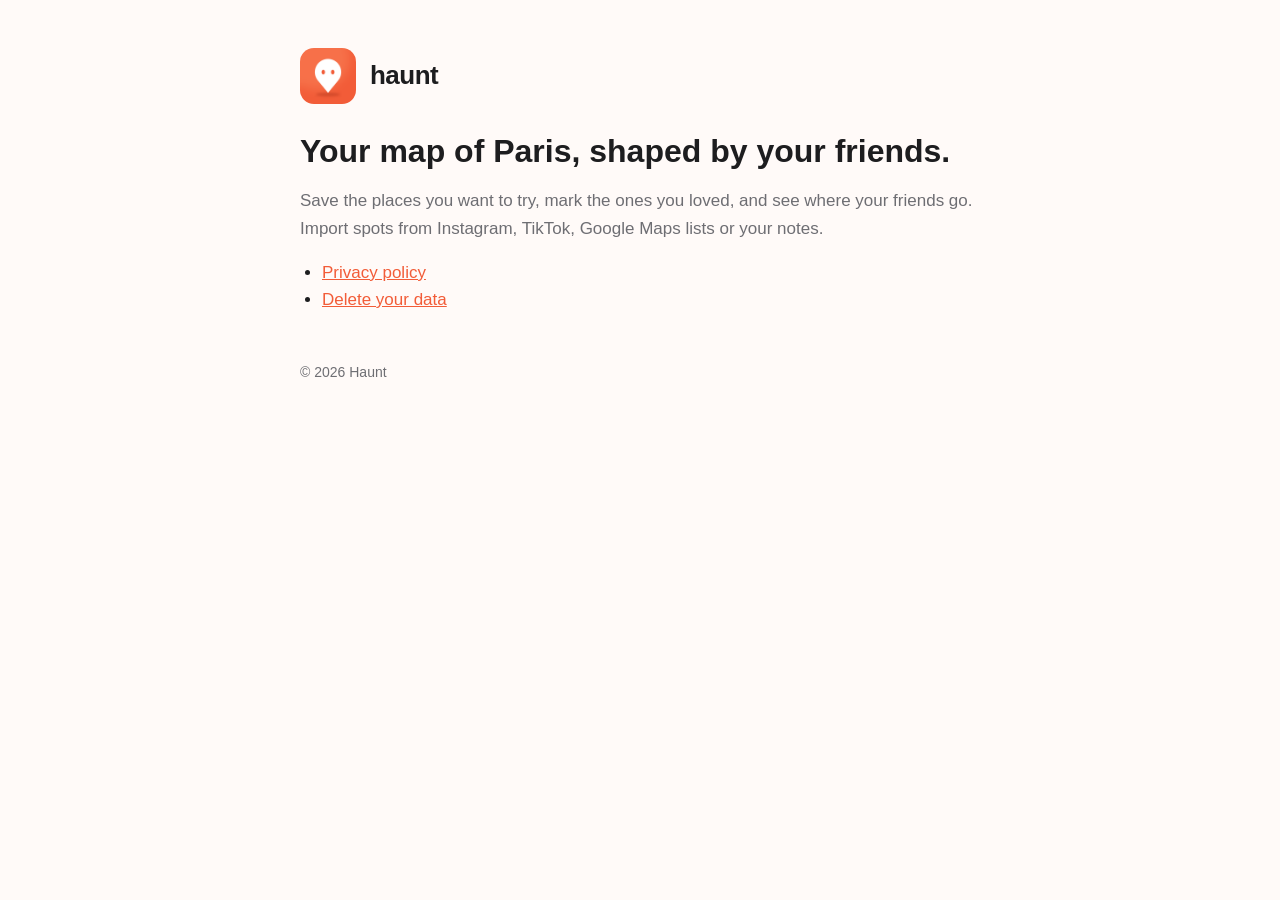
<file: index.html>
<!doctype html>
<html lang="en"><head><meta charset="utf-8"><meta name="viewport" content="width=device-width,initial-scale=1">
<title>Haunt</title><link rel="icon" href="assets/haunt-icon-1024.png"><link rel="stylesheet" href="assets/style.css"></head>
<body><main>
<header><img src="assets/haunt-icon-1024.png" alt=""><a href="./">haunt</a></header>
<h1>Your map of Paris, shaped by your friends.</h1>
<p class="muted">Save the places you want to try, mark the ones you loved, and see where your friends go. Import spots from Instagram, TikTok, Google Maps lists or your notes.</p>
<ul><li><a href="privacy/">Privacy policy</a></li><li><a href="delete-data/">Delete your data</a></li></ul>
<footer>© 2026 Haunt</footer>
</main></body></html>
</file>
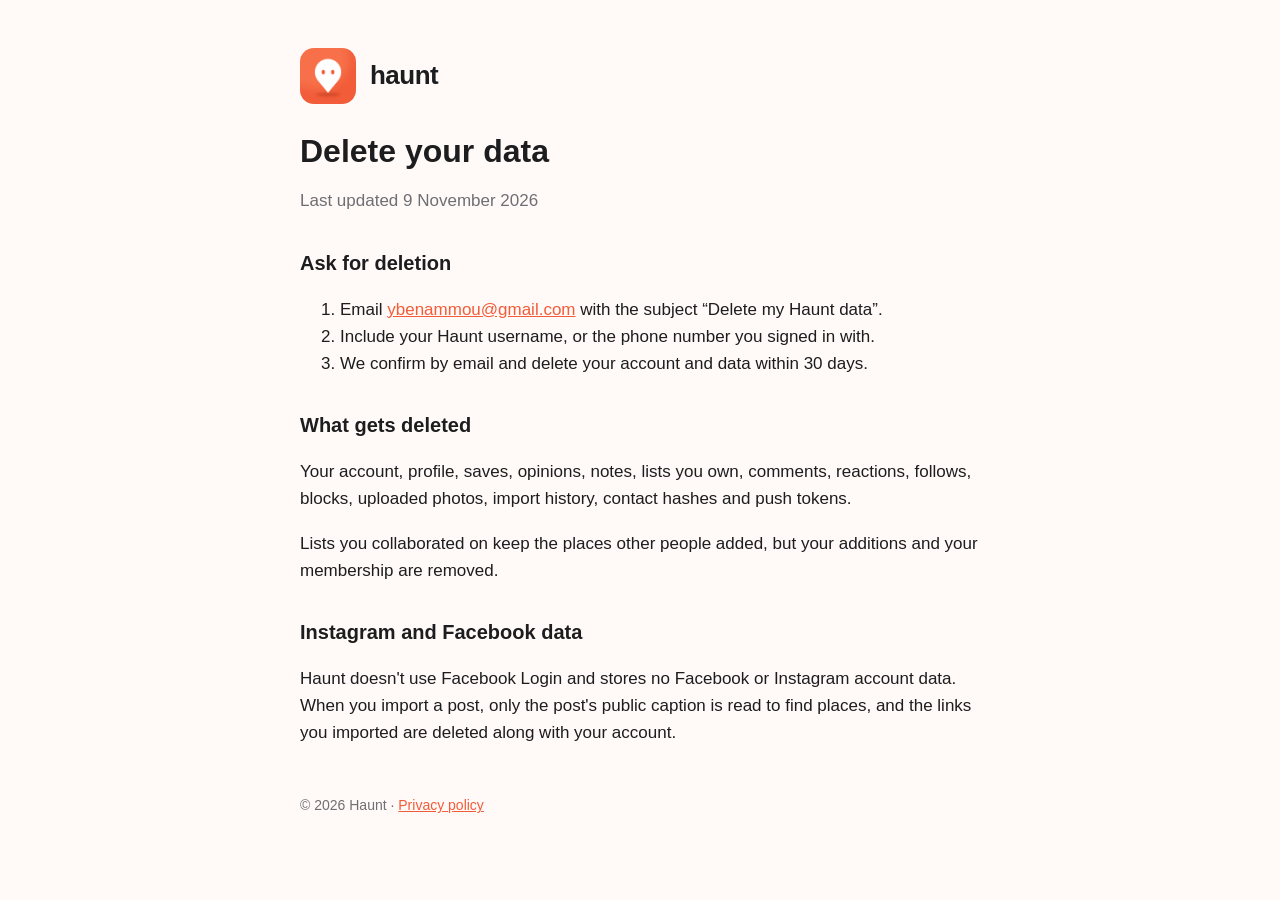
<file: delete-data/index.html>
<!doctype html>
<html lang="en"><head><meta charset="utf-8"><meta name="viewport" content="width=device-width,initial-scale=1">
<title>Delete your data · Haunt</title><link rel="icon" href="../assets/haunt-icon-1024.png"><link rel="stylesheet" href="../assets/style.css"></head>
<body><main>
<header><img src="../assets/haunt-icon-1024.png" alt=""><a href="../">haunt</a></header>
<h1>Delete your data</h1>
<p class="muted">Last updated 9 November 2026</p>

<h2>Ask for deletion</h2>
<ol>
<li>Email <a href="mailto:ybenammou@gmail.com?subject=Delete%20my%20Haunt%20data">ybenammou@gmail.com</a> with the subject “Delete my Haunt data”.</li>
<li>Include your Haunt username, or the phone number you signed in with.</li>
<li>We confirm by email and delete your account and data within 30 days.</li>
</ol>

<h2>What gets deleted</h2>
<p>Your account, profile, saves, opinions, notes, lists you own, comments, reactions, follows, blocks, uploaded photos, import history, contact hashes and push tokens.</p>
<p>Lists you collaborated on keep the places other people added, but your additions and your membership are removed.</p>

<h2>Instagram and Facebook data</h2>
<p>Haunt doesn't use Facebook Login and stores no Facebook or Instagram account data. When you import a post, only the post's public caption is read to find places, and the links you imported are deleted along with your account.</p>
<footer>© 2026 Haunt · <a href="../privacy/">Privacy policy</a></footer>
</main></body></html>
</file>
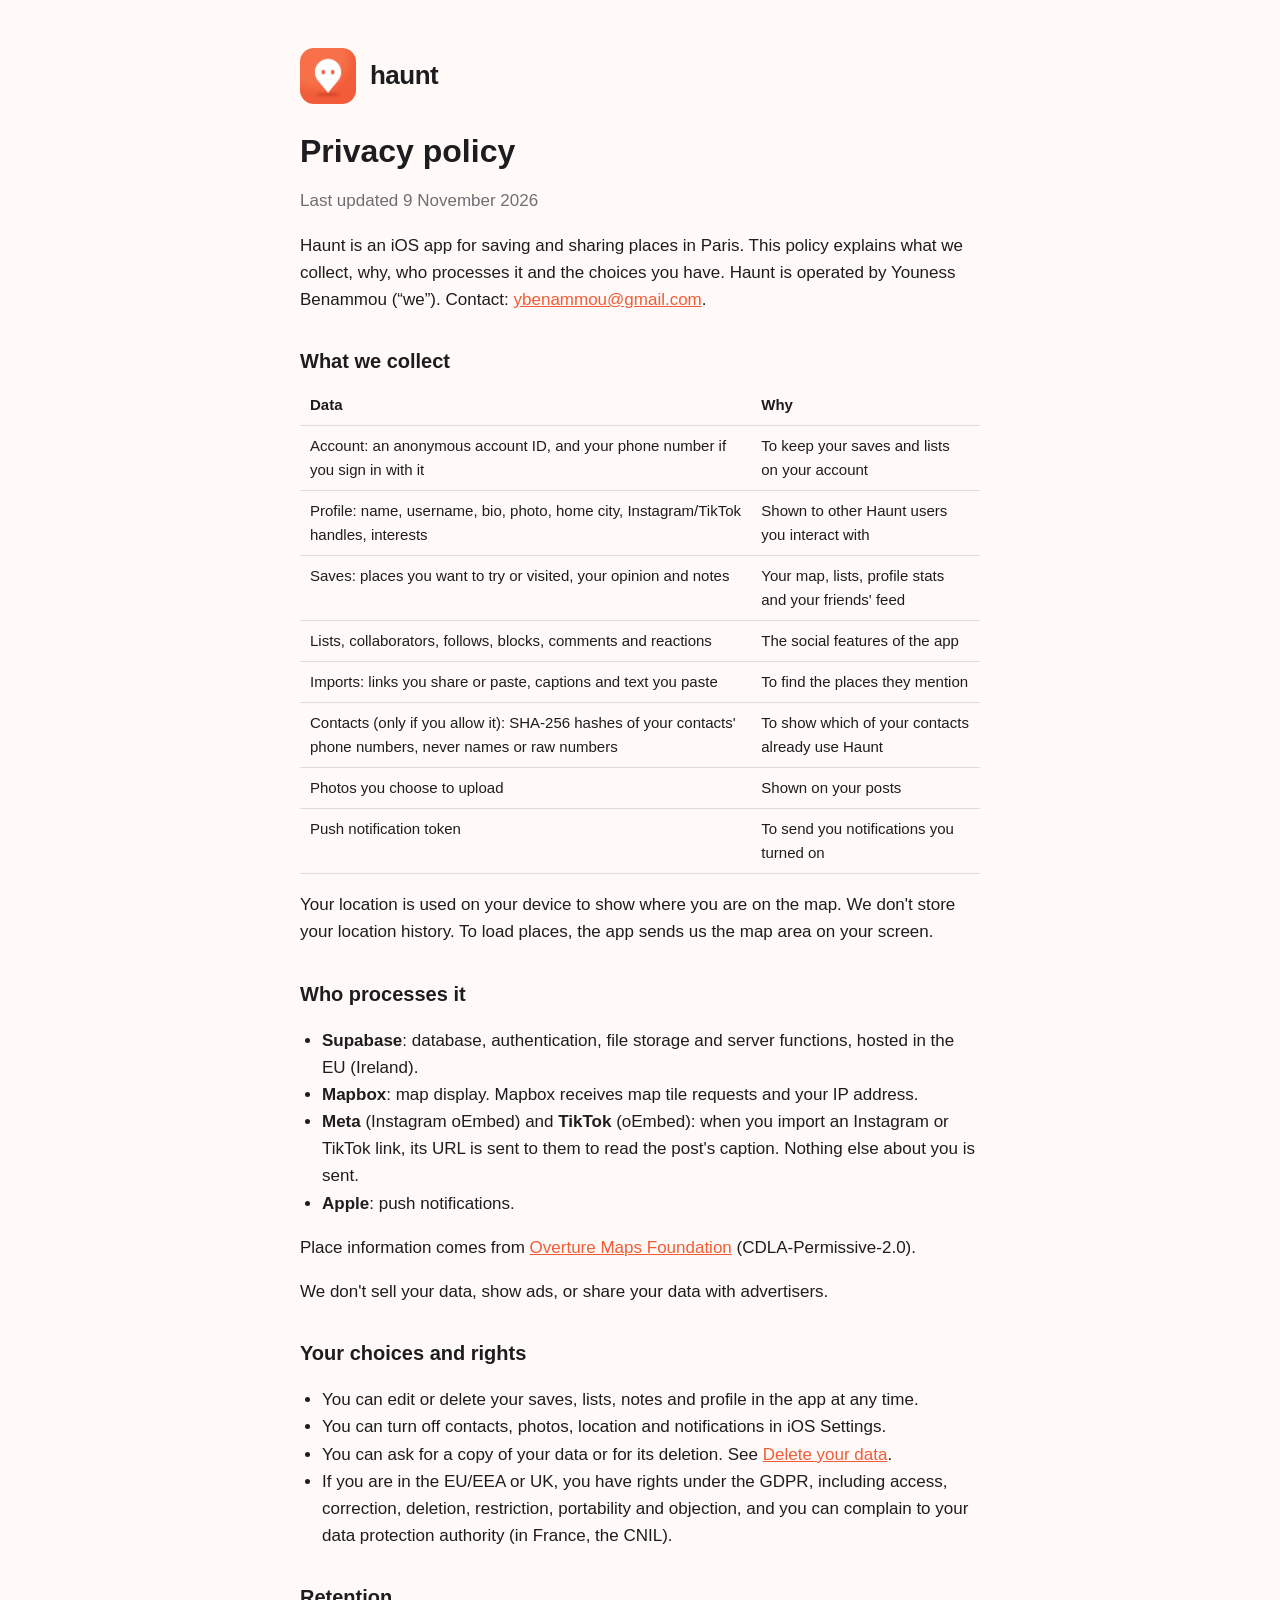
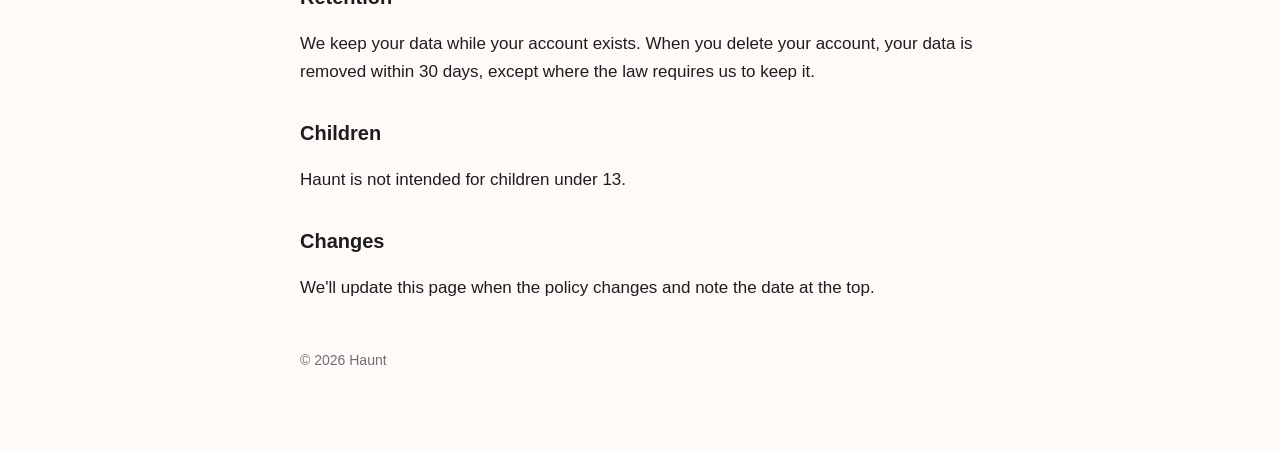
<file: privacy/index.html>
<!doctype html>
<html lang="en"><head><meta charset="utf-8"><meta name="viewport" content="width=device-width,initial-scale=1">
<title>Privacy policy · Haunt</title><link rel="icon" href="../assets/haunt-icon-1024.png"><link rel="stylesheet" href="../assets/style.css"></head>
<body><main>
<header><img src="../assets/haunt-icon-1024.png" alt=""><a href="../">haunt</a></header>
<h1>Privacy policy</h1>
<p class="muted">Last updated 9 November 2026</p>

<p>Haunt is an iOS app for saving and sharing places in Paris. This policy explains what we collect, why, who processes it and the choices you have. Haunt is operated by Youness Benammou (“we”). Contact: <a href="mailto:ybenammou@gmail.com">ybenammou@gmail.com</a>.</p>

<h2>What we collect</h2>
<table>
<tr><th>Data</th><th>Why</th></tr>
<tr><td>Account: an anonymous account ID, and your phone number if you sign in with it</td><td>To keep your saves and lists on your account</td></tr>
<tr><td>Profile: name, username, bio, photo, home city, Instagram/TikTok handles, interests</td><td>Shown to other Haunt users you interact with</td></tr>
<tr><td>Saves: places you want to try or visited, your opinion and notes</td><td>Your map, lists, profile stats and your friends' feed</td></tr>
<tr><td>Lists, collaborators, follows, blocks, comments and reactions</td><td>The social features of the app</td></tr>
<tr><td>Imports: links you share or paste, captions and text you paste</td><td>To find the places they mention</td></tr>
<tr><td>Contacts (only if you allow it): SHA-256 hashes of your contacts' phone numbers, never names or raw numbers</td><td>To show which of your contacts already use Haunt</td></tr>
<tr><td>Photos you choose to upload</td><td>Shown on your posts</td></tr>
<tr><td>Push notification token</td><td>To send you notifications you turned on</td></tr>
</table>
<p>Your location is used on your device to show where you are on the map. We don't store your location history. To load places, the app sends us the map area on your screen.</p>

<h2>Who processes it</h2>
<ul>
<li><strong>Supabase</strong>: database, authentication, file storage and server functions, hosted in the EU (Ireland).</li>
<li><strong>Mapbox</strong>: map display. Mapbox receives map tile requests and your IP address.</li>
<li><strong>Meta</strong> (Instagram oEmbed) and <strong>TikTok</strong> (oEmbed): when you import an Instagram or TikTok link, its URL is sent to them to read the post's caption. Nothing else about you is sent.</li>
<li><strong>Apple</strong>: push notifications.</li>
</ul>
<p>Place information comes from <a href="https://overturemaps.org">Overture Maps Foundation</a> (CDLA-Permissive-2.0).</p>
<p>We don't sell your data, show ads, or share your data with advertisers.</p>

<h2>Your choices and rights</h2>
<ul>
<li>You can edit or delete your saves, lists, notes and profile in the app at any time.</li>
<li>You can turn off contacts, photos, location and notifications in iOS Settings.</li>
<li>You can ask for a copy of your data or for its deletion. See <a href="../delete-data/">Delete your data</a>.</li>
<li>If you are in the EU/EEA or UK, you have rights under the GDPR, including access, correction, deletion, restriction, portability and objection, and you can complain to your data protection authority (in France, the CNIL).</li>
</ul>

<h2>Retention</h2>
<p>We keep your data while your account exists. When you delete your account, your data is removed within 30 days, except where the law requires us to keep it.</p>

<h2>Children</h2>
<p>Haunt is not intended for children under 13.</p>

<h2>Changes</h2>
<p>We'll update this page when the policy changes and note the date at the top.</p>
<footer>© 2026 Haunt</footer>
</main></body></html>
</file>
<file: assets/style.css>
:root { --accent:#f25c38; --ink:#1d1d1f; --muted:#6e6e73; --bg:#fffaf8; }
@media (prefers-color-scheme: dark) { :root { --ink:#f5f5f7; --muted:#a1a1a6; --bg:#141414; } }
* { box-sizing: border-box; }
body { margin:0; background:var(--bg); color:var(--ink); font: 17px/1.6 -apple-system, BlinkMacSystemFont, "Segoe UI", Roboto, sans-serif; }
main { max-width: 720px; margin: 0 auto; padding: 48px 20px 80px; }
header { display:flex; align-items:center; gap:14px; margin-bottom: 28px; }
header img { width:56px; height:56px; border-radius:14px; }
header a { color:inherit; text-decoration:none; font-weight:800; font-size:26px; letter-spacing:-0.02em; }
h1 { font-size: 32px; line-height:1.2; margin: 0 0 6px; }
h2 { font-size: 20px; margin: 32px 0 8px; }
.muted { color: var(--muted); }
a { color: var(--accent); }
ul { padding-left: 22px; }
table { border-collapse: collapse; width: 100%; font-size: 15px; }
th, td { text-align:left; vertical-align: top; padding: 8px 10px; border-bottom: 1px solid rgba(127,127,127,.25); }
footer { margin-top: 48px; font-size: 14px; color: var(--muted); }
</file>
